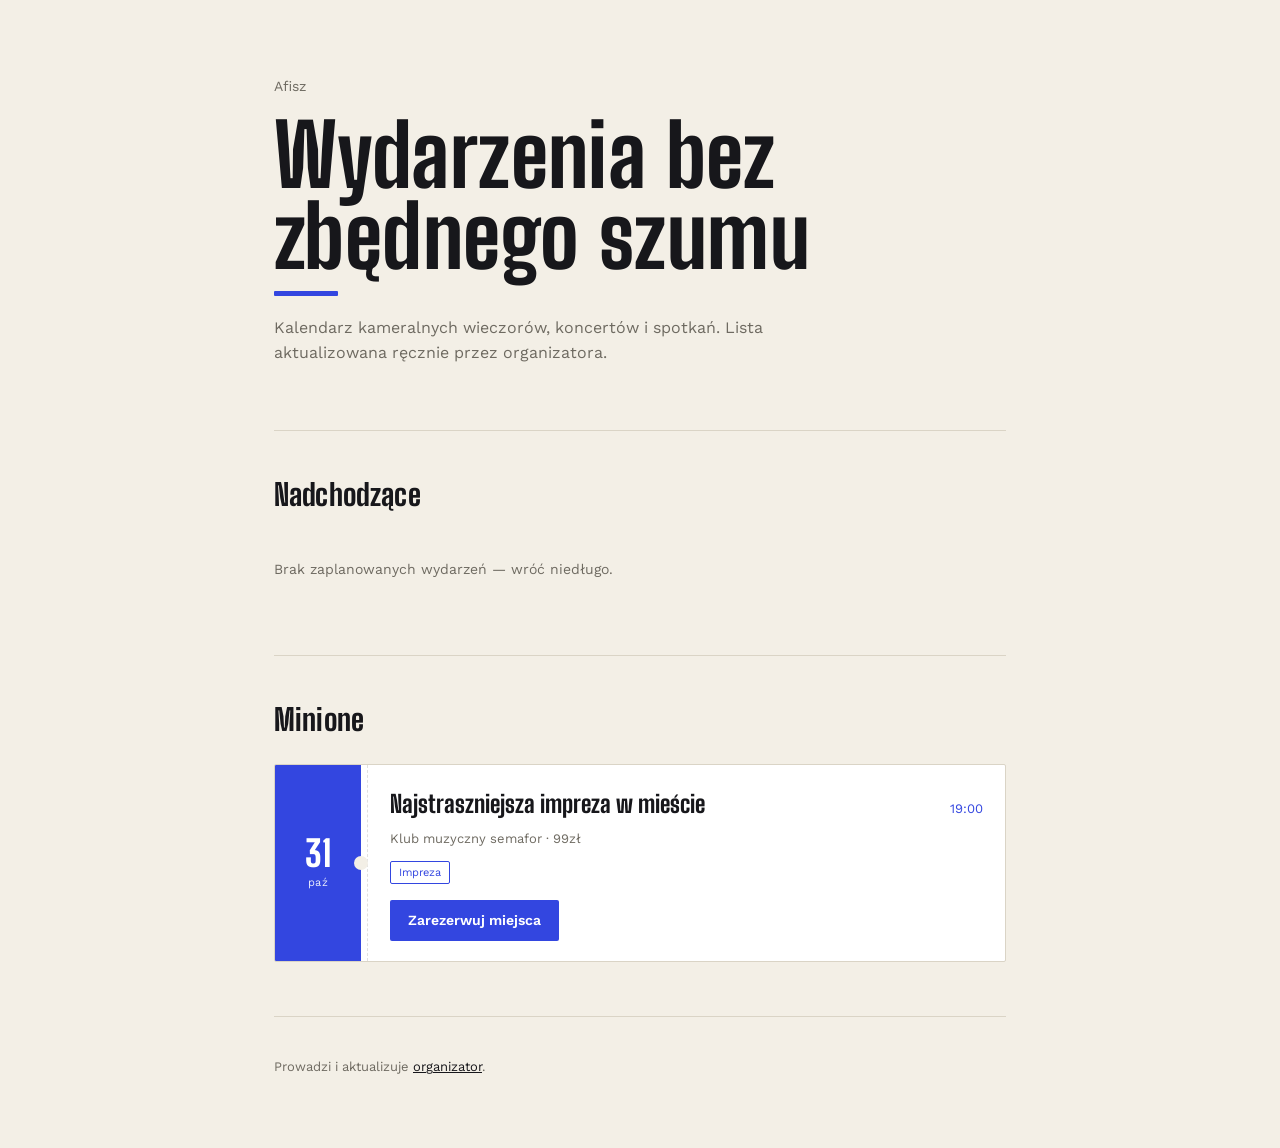
<file: index.html>
<!DOCTYPE html>
<html lang="pl">
<head>
<meta charset="UTF-8">
<meta name="viewport" content="width=device-width, initial-scale=1, viewport-fit=cover">
<title>Afisz — wydarzenia</title>
<link rel="preconnect" href="https://fonts.googleapis.com">
<link rel="preconnect" href="https://fonts.gstatic.com" crossorigin>
<link href="https://fonts.googleapis.com/css2?family=Big+Shoulders+Display:wght@700;800&family=Work+Sans:wght@400;500;600&display=swap" rel="stylesheet">
<link rel="stylesheet" href="style.css">
</head>
<body>
<div class="wrap">
  <header class="hero">
    <p class="eyebrow">Afisz</p>
    <h1>Wydarzenia bez zbędnego szumu</h1>
    <div class="bar-rule"></div>
    <p class="lede">Kalendarz kameralnych wieczorów, koncertów i spotkań. Lista aktualizowana ręcznie przez organizatora.</p>
  </header>

  <section>
    <h2>Nadchodzące</h2>
    <div id="upcoming"></div>
  </section>

  <section id="pastSection" style="display:none; border-top:1px solid var(--line);">
    <h2>Minione</h2>
    <div id="past"></div>
  </section>

  <footer>
    Prowadzi i aktualizuje <a href="admin.html">organizator</a>.
  </footer>
</div>

<script>
function pl(dateStr){
  const d = new Date(dateStr+'T00:00:00');
  return d.toLocaleDateString('pl-PL', {day:'numeric', month:'long', year:'numeric'});
}

const MONTHS_SHORT = ['sty','lut','mar','kwi','maj','cze','lip','sie','wrz','paź','lis','gru'];

function card(ev){
  const d = new Date(ev.date+'T00:00:00');
  const seatLink = (ev.seating && ev.seating.enabled)
    ? '<div style="margin-top:10px;"><a class="btn" style="display:inline-block; text-decoration:none;" href="rezerwacja.html?event='+encodeURIComponent(ev.id)+'">Zarezerwuj miejsca</a></div>'
    : '';
  return '<div class="card ticket">'
    + '<div class="datebox"><span class="day">'+d.getDate()+'</span><span class="month">'+MONTHS_SHORT[d.getMonth()]+'</span></div>'
    + '<div class="content">'
    + '<div class="row"><span class="title">'+esc(ev.title)+'</span><span class="when">'+(ev.time?esc(ev.time):'')+'</span></div>'
    + '<div class="meta">'+esc(ev.location)+(ev.price?' · '+esc(ev.price):'')+'</div>'
    + (ev.description?'<div class="desc">'+esc(ev.description)+'</div>':'')
    + (ev.tag?'<span class="tag">'+esc(ev.tag)+'</span>':'')
    + seatLink
    + '</div></div>';
}
function esc(s){ return String(s==null?'':s).replace(/[&<>"]/g, c=>({'&':'&amp;','<':'&lt;','>':'&gt;','"':'&quot;'}[c])); }

fetch('./events.json?v=' + Date.now(), { cache: 'no-store' }).then(r=>r.json()).then(events=>{
  const today = new Date(); today.setHours(0,0,0,0);
  events.sort((a,b)=> a.date.localeCompare(b.date));
  const upcoming = events.filter(e=> new Date(e.date+'T00:00:00') >= today);
  const past = events.filter(e=> new Date(e.date+'T00:00:00') < today).reverse();

  const upEl = document.getElementById('upcoming');
  upEl.innerHTML = upcoming.length ? upcoming.map(card).join('') : '<p class="empty">Brak zaplanowanych wydarzeń — wróć niedługo.</p>';

  if(past.length){
    document.getElementById('pastSection').style.display = 'block';
    document.getElementById('past').innerHTML = past.map(card).join('');
  }
}).catch(()=>{
  document.getElementById('upcoming').innerHTML = '<p class="empty">Nie udało się wczytać listy wydarzeń (events.json).</p>';
});
</script>
</body>
</html>
</file>
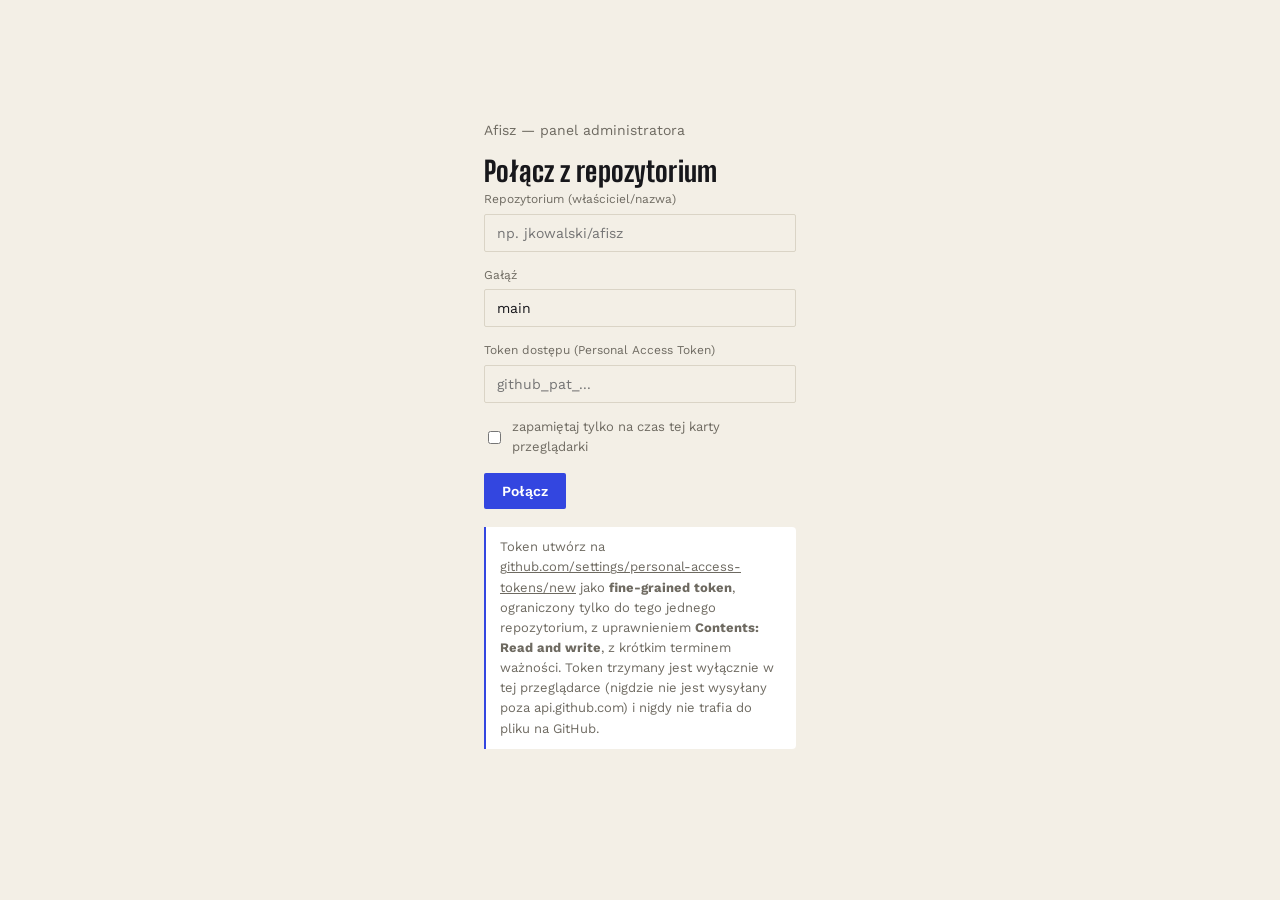
<file: admin.html>
<!DOCTYPE html>
<html lang="pl">
<head>
<meta charset="UTF-8">
<meta name="viewport" content="width=device-width, initial-scale=1, viewport-fit=cover">
<title>Afisz — panel administratora</title>
<link rel="preconnect" href="https://fonts.googleapis.com">
<link rel="preconnect" href="https://fonts.gstatic.com" crossorigin>
<link href="https://fonts.googleapis.com/css2?family=Big+Shoulders+Display:wght@700;800&family=Work+Sans:wght@400;500;600&display=swap" rel="stylesheet">
<link rel="stylesheet" href="style.css">
</head>
<body>

<div class="gate" id="connectGate">
  <p class="eyebrow">Afisz — panel administratora</p>
  <h1 style="font-size:28px;">Połącz z repozytorium</h1>
  <div class="field">
    <label>Repozytorium (właściciel/nazwa)</label>
    <input id="cRepo" placeholder="np. jkowalski/afisz">
  </div>
  <div class="field">
    <label>Gałąź</label>
    <input id="cBranch" value="main">
  </div>
  <div class="field">
    <label>Token dostępu (Personal Access Token)</label>
    <input id="cToken" type="password" placeholder="github_pat_...">
  </div>
  <label style="display:flex; align-items:center; gap:8px; font-size:13px; color:var(--text-dim); margin-bottom:16px;">
    <input type="checkbox" id="cRemember" style="width:auto;"> zapamiętaj tylko na czas tej karty przeglądarki
  </label>
  <button class="btn" id="connectBtn">Połącz</button>
  <p class="notice" id="connectErr" style="display:none; border-color:var(--accent); color:var(--accent);"></p>
  <p class="notice">
    Token utwórz na <a href="https://github.com/settings/personal-access-tokens/new" target="_blank" rel="noopener">github.com/settings/personal-access-tokens/new</a> jako
    <b>fine-grained token</b>, ograniczony tylko do tego jednego repozytorium, z uprawnieniem <b>Contents: Read and write</b>,
    z krótkim terminem ważności. Token trzymany jest wyłącznie w tej przeglądarce (nigdzie nie jest wysyłany poza api.github.com)
    i nigdy nie trafia do pliku na GitHub.
  </p>
</div>

<div class="wrap" id="panel" style="display:none;">
  <header class="hero">
    <p class="eyebrow">Afisz</p>
    <h1>Panel administratora</h1>
    <p class="lede" id="statusLine">Połączono.</p>
  </header>

  <section>
    <div class="toolbar">
      <button class="btn" id="publishBtn">Publikuj na GitHub</button>
      <button class="btn ghost" id="exportBtn">Pobierz kopię JSON</button>
      <label class="btn ghost" style="cursor:pointer;">Wczytaj plik
        <input type="file" id="importFile" accept="application/json" style="display:none;">
      </label>
      <button class="btn ghost" id="disconnectBtn">Rozłącz</button>
    </div>
    <div class="notice" id="publishMsg" style="display:none;"></div>

    <h2 id="formTitle">Nowe wydarzenie</h2>
    <form id="form">
      <input type="hidden" id="editId">
      <div class="field"><label>Tytuł</label><input required id="fTitle"></div>
      <div class="grid2">
        <div class="field"><label>Data</label><input required type="date" id="fDate"></div>
        <div class="field"><label>Godzina</label><input id="fTime" placeholder="21:00"></div>
      </div>
      <div class="field"><label>Miejsce</label><input required id="fLocation"></div>
      <div class="grid2">
        <div class="field"><label>Cena</label><input id="fPrice" placeholder="od 120 zł"></div>
        <div class="field"><label>Kategoria</label><input id="fTag" placeholder="Koncert"></div>
      </div>
      <div class="field"><label>Opis</label><textarea id="fDesc" rows="3"></textarea></div>

      <label style="display:flex; align-items:center; gap:8px; font-size:13px; color:var(--text-dim); margin-bottom:14px;">
        <input type="checkbox" id="fSeatingOn" style="width:auto;"> włącz rezerwację miejsc dla tego wydarzenia
      </label>
      <div id="seatingFields" style="display:none; border:1px solid var(--line); border-radius:6px; padding:16px; margin-bottom:16px;">
        <div class="field"><label>Rzędy (litery oddzielone przecinkiem)</label><input id="fRows" placeholder="A,B,C,D,E,F"></div>
        <div class="grid2">
          <div class="field"><label>Miejsc w rzędzie</label><input type="number" id="fSeatsPerRow" placeholder="10"></div>
          <div class="field"><label>Rzędy VIP</label><input id="fVipRows" placeholder="A,B"></div>
        </div>
        <div class="grid2">
          <div class="field"><label>Cena standard (zł)</label><input type="number" id="fPriceStd" placeholder="120"></div>
          <div class="field"><label>Cena VIP (zł)</label><input type="number" id="fPriceVip" placeholder="250"></div>
        </div>
      </div>

      <div class="admin-card-actions">
        <button type="submit" class="btn" id="saveBtn">Zapisz w roboczej liście</button>
        <button type="button" class="btn ghost" id="cancelEdit" style="display:none;">Anuluj edycję</button>
      </div>
    </form>
    <p class="notice">Zmiany poniżej są na razie robocze (tylko w tej karcie). Kliknij „Publikuj na GitHub", żeby zapisać je jako commit w repozytorium — wtedy strona główna od razu je pokaże.</p>
  </section>

  <section style="border-top:1px solid var(--line);">
    <h2>Lista wydarzeń</h2>
    <div id="list"></div>
  </section>
</div>

<script>
let owner, repo, branch, token, currentSha = null;
let events = [];

function b64EncodeUnicode(str){
  return btoa(encodeURIComponent(str).replace(/%([0-9A-F]{2})/g, (m,p1)=>String.fromCharCode('0x'+p1)));
}
function b64DecodeUnicode(str){
  return decodeURIComponent(atob(str).split('').map(c=>'%'+('00'+c.charCodeAt(0).toString(16)).slice(-2)).join(''));
}
function ghHeaders(extra){
  return Object.assign({ Authorization: 'Bearer '+token, Accept: 'application/vnd.github+json' }, extra||{});
}
function apiUrl(){ return `https://api.github.com/repos/${owner}/${repo}/contents/events.json`; }

async function ghFetchFile(){
  const res = await fetch(apiUrl()+`?ref=${encodeURIComponent(branch)}`, { headers: ghHeaders() });
  if(res.status === 404){ currentSha = null; events = []; return; }
  if(!res.ok){ throw new Error((await res.json().catch(()=>({})) ).message || ('Błąd '+res.status)); }
  const data = await res.json();
  currentSha = data.sha;
  events = JSON.parse(b64DecodeUnicode(data.content.replace(/\n/g,'')));
}

async function ghPublish(message){
  const content = b64EncodeUnicode(JSON.stringify(events, null, 2));
  const body = { message, content, branch };
  if(currentSha) body.sha = currentSha;
  const res = await fetch(apiUrl(), { method:'PUT', headers: ghHeaders({'Content-Type':'application/json'}), body: JSON.stringify(body) });
  if(!res.ok){ const err = await res.json().catch(()=>({})); throw new Error(err.message || ('Błąd '+res.status)); }
  const data = await res.json();
  currentSha = data.content.sha;
}

document.getElementById('connectBtn').addEventListener('click', async ()=>{
  const repoField = document.getElementById('cRepo').value.trim();
  const [o,r] = repoField.split('/');
  branch = document.getElementById('cBranch').value.trim() || 'main';
  token = document.getElementById('cToken').value.trim();
  const errEl = document.getElementById('connectErr');
  errEl.style.display = 'none';
  if(!o || !r || !token){
    errEl.textContent = 'Podaj repozytorium w formacie właściciel/nazwa oraz token.';
    errEl.style.display = 'block';
    return;
  }
  owner = o; repo = r;
  try{
    await ghFetchFile();
    if(document.getElementById('cRemember').checked){
      sessionStorage.setItem('afisz_admin_session', JSON.stringify({owner,repo,branch,token}));
    }
    document.getElementById('connectGate').style.display = 'none';
    document.getElementById('panel').style.display = 'block';
    document.getElementById('statusLine').textContent = `Połączono z ${owner}/${repo} (${branch}).`;
    render();
  } catch(e){
    errEl.textContent = 'Nie udało się połączyć: ' + e.message;
    errEl.style.display = 'block';
  }
});

(function tryRestoreSession(){
  const saved = sessionStorage.getItem('afisz_admin_session');
  if(!saved) return;
  const s = JSON.parse(saved);
  document.getElementById('cRepo').value = s.owner+'/'+s.repo;
  document.getElementById('cBranch').value = s.branch;
  document.getElementById('cToken').value = s.token;
  document.getElementById('cRemember').checked = true;
})();

document.getElementById('disconnectBtn').addEventListener('click', ()=>{
  sessionStorage.removeItem('afisz_admin_session');
  location.reload();
});

function esc(s){ return String(s==null?'':s).replace(/[&<>"]/g, c=>({'&':'&amp;','<':'&lt;','>':'&gt;','"':'&quot;'}[c])); }
function slug(title,date){ return (title+'-'+date).toLowerCase().normalize('NFD').replace(/[^\w]+/g,'-').replace(/^-+|-+$/g,''); }

function render(){
  events.sort((a,b)=> a.date.localeCompare(b.date));
  const list = document.getElementById('list');
  list.innerHTML = events.length ? events.map(ev=>
    '<div class="card">'
    + '<div class="row"><span class="title">'+esc(ev.title)+'</span><span class="when">'+esc(ev.date)+(ev.time?', '+esc(ev.time):'')+'</span></div>'
    + '<div class="meta">'+esc(ev.location)+(ev.price?' · '+esc(ev.price):'')+'</div>'
    + (ev.description?'<div class="desc">'+esc(ev.description)+'</div>':'')
    + '<div class="admin-card-actions">'
    + '<button class="btn ghost" onclick="editEvent(\''+ev.id+'\')">Edytuj</button>'
    + '<button class="btn danger" onclick="deleteEvent(\''+ev.id+'\')">Usuń</button>'
    + '</div></div>'
  ).join('') : '<p class="empty">Brak wydarzeń. Dodaj pierwsze powyżej.</p>';
}

document.getElementById('fSeatingOn').addEventListener('change', e=>{
  document.getElementById('seatingFields').style.display = e.target.checked ? 'block' : 'none';
});

function csvList(str){ return str.split(',').map(s=>s.trim()).filter(Boolean); }

document.getElementById('form').addEventListener('submit', e=>{
  e.preventDefault();
  const id = document.getElementById('editId').value;
  const data = {
    title: document.getElementById('fTitle').value.trim(),
    date: document.getElementById('fDate').value,
    time: document.getElementById('fTime').value.trim(),
    location: document.getElementById('fLocation').value.trim(),
    price: document.getElementById('fPrice').value.trim(),
    tag: document.getElementById('fTag').value.trim(),
    description: document.getElementById('fDesc').value.trim(),
    seating: document.getElementById('fSeatingOn').checked ? {
      enabled: true,
      rows: csvList(document.getElementById('fRows').value),
      seatsPerRow: Number(document.getElementById('fSeatsPerRow').value) || 10,
      vipRows: csvList(document.getElementById('fVipRows').value),
      priceStd: Number(document.getElementById('fPriceStd').value) || 0,
      priceVip: Number(document.getElementById('fPriceVip').value) || 0
    } : { enabled: false }
  };
  if(id){
    const idx = events.findIndex(ev=>ev.id===id);
    events[idx] = Object.assign({}, events[idx], data);
  } else {
    data.id = slug(data.title, data.date) || ('ev-'+Date.now());
    events.push(data);
  }
  render(); resetForm();
});

function editEvent(id){
  const ev = events.find(e=>e.id===id);
  if(!ev) return;
  document.getElementById('editId').value = ev.id;
  document.getElementById('fTitle').value = ev.title||'';
  document.getElementById('fDate').value = ev.date||'';
  document.getElementById('fTime').value = ev.time||'';
  document.getElementById('fLocation').value = ev.location||'';
  document.getElementById('fPrice').value = ev.price||'';
  document.getElementById('fTag').value = ev.tag||'';
  document.getElementById('fDesc').value = ev.description||'';
  const s = ev.seating || {};
  document.getElementById('fSeatingOn').checked = !!s.enabled;
  document.getElementById('seatingFields').style.display = s.enabled ? 'block' : 'none';
  document.getElementById('fRows').value = (s.rows||[]).join(',');
  document.getElementById('fSeatsPerRow').value = s.seatsPerRow||'';
  document.getElementById('fVipRows').value = (s.vipRows||[]).join(',');
  document.getElementById('fPriceStd').value = s.priceStd||'';
  document.getElementById('fPriceVip').value = s.priceVip||'';
  document.getElementById('formTitle').textContent = 'Edytuj wydarzenie';
  document.getElementById('cancelEdit').style.display = 'inline-block';
  window.scrollTo({top:0, behavior:'smooth'});
}
function deleteEvent(id){
  if(!confirm('Usunąć to wydarzenie z roboczej listy?')) return;
  events = events.filter(e=>e.id!==id);
  render();
}
function resetForm(){
  document.getElementById('form').reset();
  document.getElementById('editId').value = '';
  document.getElementById('seatingFields').style.display = 'none';
  document.getElementById('formTitle').textContent = 'Nowe wydarzenie';
  document.getElementById('cancelEdit').style.display = 'none';
}
document.getElementById('cancelEdit').addEventListener('click', resetForm);

document.getElementById('publishBtn').addEventListener('click', async ()=>{
  const msg = prompt('Opis commita:', 'Aktualizacja listy wydarzeń');
  if(msg === null) return;
  const btn = document.getElementById('publishBtn');
  const msgEl = document.getElementById('publishMsg');
  btn.disabled = true; btn.textContent = 'Publikowanie…';
  try{
    await ghPublish(msg || 'Aktualizacja listy wydarzeń');
    msgEl.style.display = 'block';
    msgEl.style.borderColor = 'var(--accent-soft)';
    msgEl.textContent = 'Opublikowano ✓ — zmiany są już w repozytorium (' + new Date().toLocaleTimeString('pl-PL') + ').';
  } catch(e){
    msgEl.style.display = 'block';
    msgEl.style.borderColor = 'var(--accent)';
    msgEl.textContent = 'Błąd publikacji: ' + e.message + '. Jeśli ktoś inny zmienił plik w międzyczasie, kliknij „Rozłącz" i połącz się ponownie, żeby pobrać świeżą wersję.';
  }
  btn.disabled = false; btn.textContent = 'Publikuj na GitHub';
});

document.getElementById('exportBtn').addEventListener('click', ()=>{
  const blob = new Blob([JSON.stringify(events, null, 2)], {type:'application/json'});
  const a = document.createElement('a');
  a.href = URL.createObjectURL(blob);
  a.download = 'events.json';
  a.click();
});
document.getElementById('importFile').addEventListener('change', e=>{
  const file = e.target.files[0];
  if(!file) return;
  const reader = new FileReader();
  reader.onload = () => {
    try{ events = JSON.parse(reader.result); render(); }
    catch(err){ alert('Nieprawidłowy plik JSON.'); }
  };
  reader.readAsText(file);
});
</script>
</body>
</html>
</file>
<file: style.css>
:root{
  --bg:#F3EFE6; --bg-raised:#FFFFFF; --text:#17171B; --text-dim:#6E6A61;
  --accent:#3346E0; --accent-soft:#AEB4F2; --line:#DAD4C6; --radius:2px;
  color-scheme: light;
}
@media (prefers-color-scheme: dark){
  :root{
    --bg:#15151B; --bg-raised:#1F1F28; --text:#F2EFE6; --text-dim:#9B978C;
    --accent:#7C8CFF; --accent-soft:#3C436B; --line:#2B2B35;
    color-scheme: dark;
  }
}
*{box-sizing:border-box;}
body{
  margin:0; background:var(--bg); color:var(--text);
  font-family:'Work Sans',sans-serif; line-height:1.55;
  padding-top:env(safe-area-inset-top,0px);
  padding-bottom:env(safe-area-inset-bottom,0px);
}
h1,h2,.display{font-family:'Big Shoulders Display',sans-serif; font-weight:800; letter-spacing:.005em;}
.wrap{max-width:780px; margin:0 auto; padding:0 24px;}
header.hero{padding:76px 0 48px; border-bottom:1px solid var(--line);}
.eyebrow{color:var(--text-dim); font-size:14px; margin:0 0 16px;}
h1{font-size:clamp(44px,9vw,86px); margin:0 0 6px; line-height:0.95;}
h1 + .bar-rule{width:64px; height:5px; background:var(--accent); margin:14px 0 20px; border-radius:1px;}
.lede{max-width:50ch; color:var(--text-dim); font-size:16px;}
section{padding:40px 0;}
h2{font-size:30px; font-weight:800; margin:0 0 22px;}

/* public event ticket card */
.card{
  border:1px solid var(--line); border-radius:var(--radius); padding:22px 24px; margin-bottom:14px;
  background:var(--bg-raised); display:flex; flex-direction:column; gap:6px;
}
.card.ticket{flex-direction:row; padding:0; overflow:hidden; align-items:stretch;}
.card.ticket .datebox{
  flex:0 0 86px; background:var(--accent); color:#fff;
  display:flex; flex-direction:column; align-items:center; justify-content:center;
  position:relative; padding:14px 6px; text-align:center;
}
.card.ticket .datebox .day{font-family:'Big Shoulders Display'; font-weight:800; font-size:36px; line-height:1;}
.card.ticket .datebox .month{font-size:11px; letter-spacing:.03em; margin-top:2px; opacity:.9;}
.card.ticket .datebox::after{
  content:""; position:absolute; right:-7px; top:50%; transform:translateY(-50%);
  width:14px; height:14px; background:var(--bg); border-radius:50%;
}
.card.ticket .content{flex:1; padding:20px 22px; display:flex; flex-direction:column; gap:6px; border-left:1px dashed rgba(0,0,0,.12);}
.card .row{display:flex; justify-content:space-between; gap:12px; flex-wrap:wrap; align-items:baseline;}
.card .title{font-family:'Big Shoulders Display'; font-weight:800; font-size:24px;}
.card .when{color:var(--accent); font-size:13px; white-space:nowrap;}
.card .meta{color:var(--text-dim); font-size:13px;}
.card .desc{color:var(--text-dim); font-size:14px; margin-top:4px;}
.tag{display:inline-block; border:1px solid var(--accent); color:var(--accent); font-size:11px; padding:2px 8px; border-radius:var(--radius); margin-top:6px; width:fit-content;}
.empty{color:var(--text-dim); font-size:14px; padding:20px 0;}
footer{padding:40px 0 70px; color:var(--text-dim); font-size:13px; border-top:1px solid var(--line);}
footer a{color:var(--text);}
a{color:inherit;}

/* admin */
.gate{max-width:360px; margin:120px auto; padding:0 24px;}
.gate input, .field input, .field textarea{
  width:100%; background:var(--bg); border:1px solid var(--line); color:var(--text);
  padding:10px 12px; border-radius:var(--radius); font-size:14px; font-family:'Work Sans',sans-serif;
}
.gate button, .btn{
  background:var(--accent); color:#fff; border:none; padding:10px 18px;
  border-radius:var(--radius); font-size:14px; font-weight:600; cursor:pointer; font-family:'Work Sans',sans-serif;
}
.btn.ghost{background:transparent; border:1px solid var(--line); color:var(--text); font-weight:500;}
.btn.danger{background:transparent; border:1px solid var(--accent); color:var(--accent); font-weight:500;}
.field{margin-bottom:14px;}
.field label{display:block; font-size:12px; color:var(--text-dim); margin-bottom:5px;}
.grid2{display:grid; grid-template-columns:1fr 1fr; gap:12px;}
.toolbar{display:flex; gap:10px; flex-wrap:wrap; margin:18px 0 28px;}
.notice{font-size:13px; color:var(--text-dim); border-left:2px solid var(--accent); padding:10px 14px; margin:18px 0; background:var(--bg-raised); border-radius:0 4px 4px 0;}
.admin-card-actions{display:flex; gap:8px; margin-top:10px;}

/* seat map */
.stage{text-align:center; color:var(--text-dim); font-size:12px; letter-spacing:.08em; padding:10px; margin-bottom:28px; border-bottom:1px dashed var(--line);}
.rows{display:flex; flex-direction:column; gap:10px; align-items:center;}
.row{display:flex; align-items:center; gap:14px;}
.row-label{width:18px; color:var(--text-dim); font-size:13px;}
.seats{display:flex; gap:7px; flex-wrap:wrap; justify-content:center;}
.seat{
  width:26px; height:26px; border-radius:var(--radius);
  border:1px solid var(--line); background:transparent; color:var(--text-dim);
  cursor:pointer; font-size:10px; font-family:'Work Sans',sans-serif;
  display:flex; align-items:center; justify-content:center; padding:0;
}
.seat.vip{border-color:var(--accent);}
.seat[disabled]{background:var(--line); color:var(--bg); cursor:not-allowed; border-color:var(--line);}
.seat.selected{background:var(--accent); border-color:var(--accent); color:#fff; font-weight:600;}
.legend{display:flex; gap:22px; justify-content:center; margin-top:26px; font-size:13px; color:var(--text-dim); flex-wrap:wrap;}
.legend span{display:inline-flex; align-items:center; gap:7px;}
.dot{width:12px; height:12px; border-radius:var(--radius); border:1px solid var(--line); display:inline-block;}
.dot.vip{border-color:var(--accent);}
.dot.taken{background:var(--line);}
.dot.sel{background:var(--accent); border-color:var(--accent);}
.bar{
  position:sticky; bottom:0; background:var(--bg-raised); border-top:1px solid var(--line);
  padding:16px 24px calc(16px + env(safe-area-inset-bottom,0px)); display:flex; justify-content:space-between; align-items:center; gap:16px;
}
.bar-info{font-size:14px; color:var(--text-dim);}
.bar-info b{color:var(--text); font-family:'Big Shoulders Display'; font-weight:800; font-size:20px;}
.overlay{position:fixed; inset:0; background:rgba(10,10,12,.55); display:none; align-items:center; justify-content:center; padding:20px; z-index:10;}
.overlay.open{display:flex;}
.panel{background:var(--bg-raised); border:1px solid var(--line); border-radius:6px; max-width:420px; width:100%; padding:32px;}
.err{color:var(--accent); font-size:13px; margin-top:10px; display:none;}
.seatlist{display:flex; flex-wrap:wrap; gap:8px; margin:18px 0;}
.seatlist span{border:1px solid var(--line); border-radius:var(--radius); padding:4px 9px; font-size:13px;}

@media (max-width:520px){
  .card.ticket{flex-direction:column;}
  .card.ticket .datebox{flex-direction:row; gap:8px; justify-content:center; flex:none;}
  .card.ticket .datebox::after{display:none;}
  .card.ticket .content{border-left:none; border-top:1px dashed var(--line);}
}
</file>
